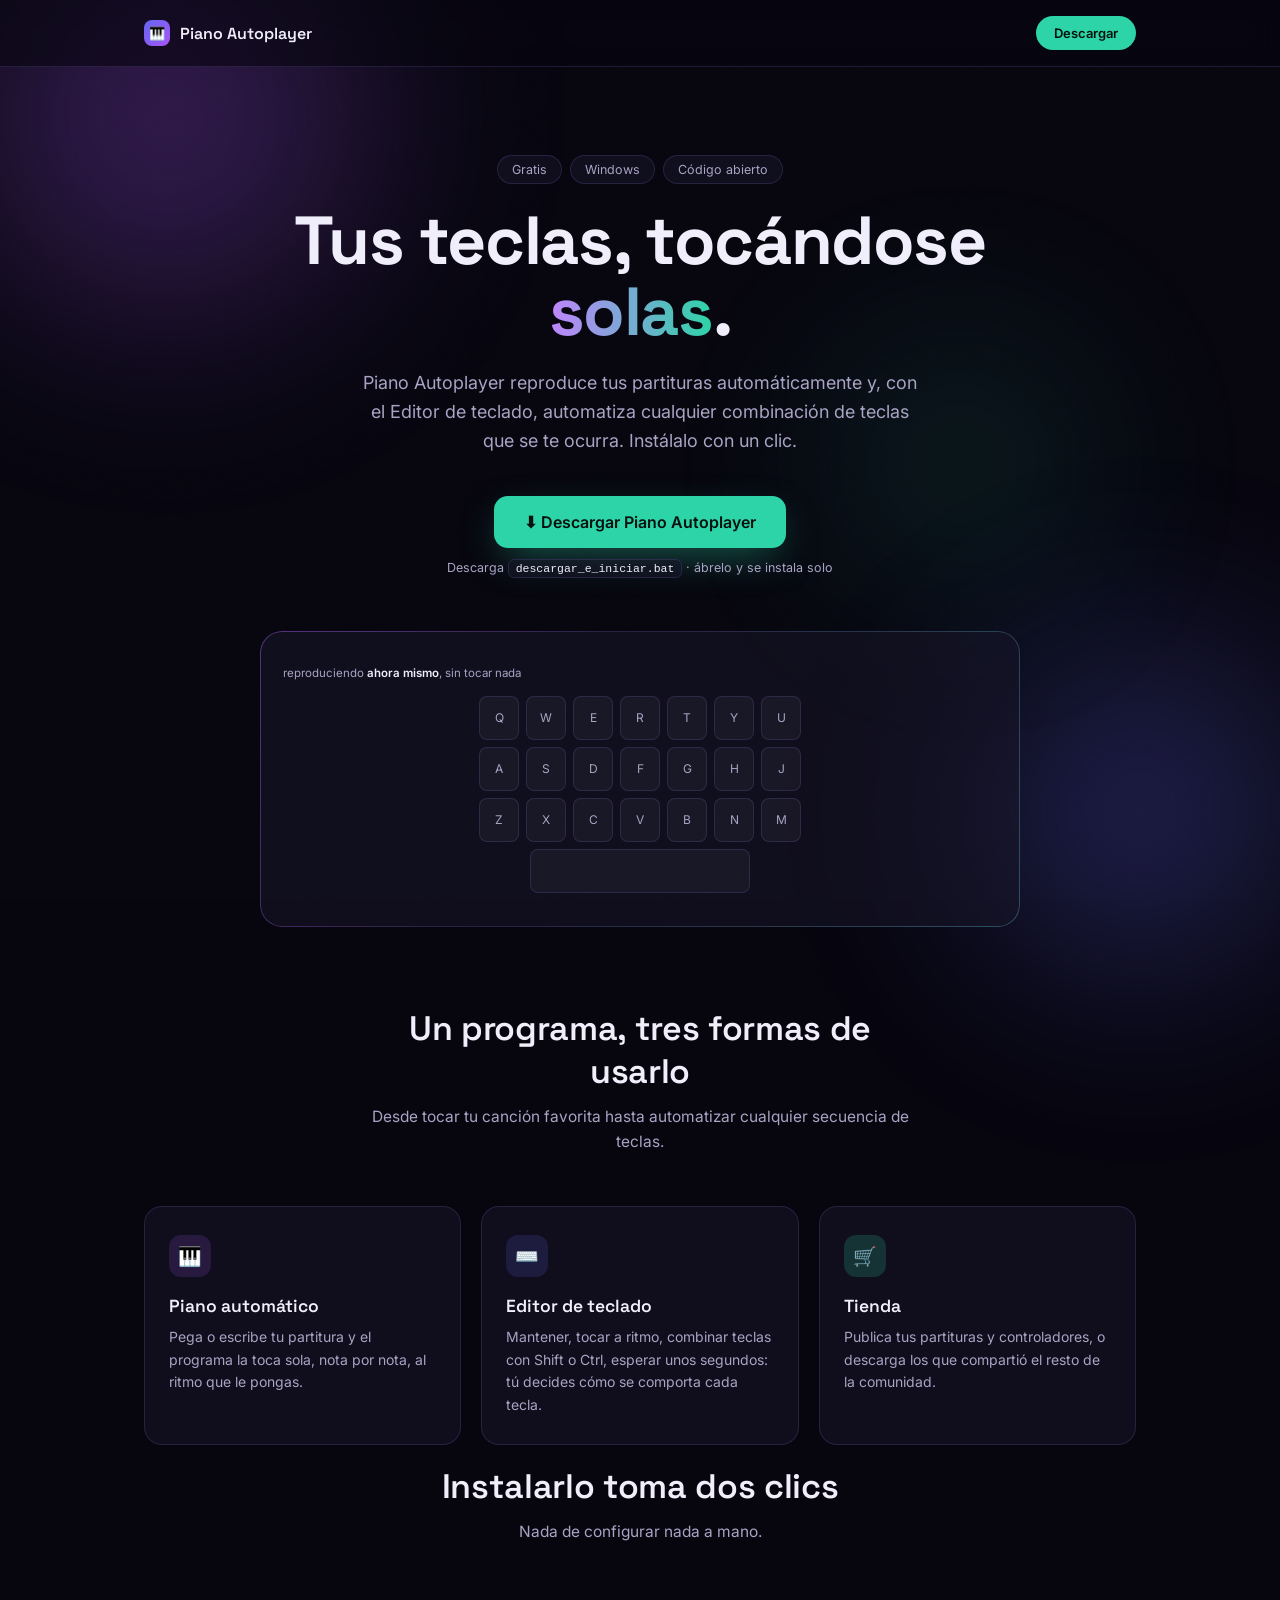
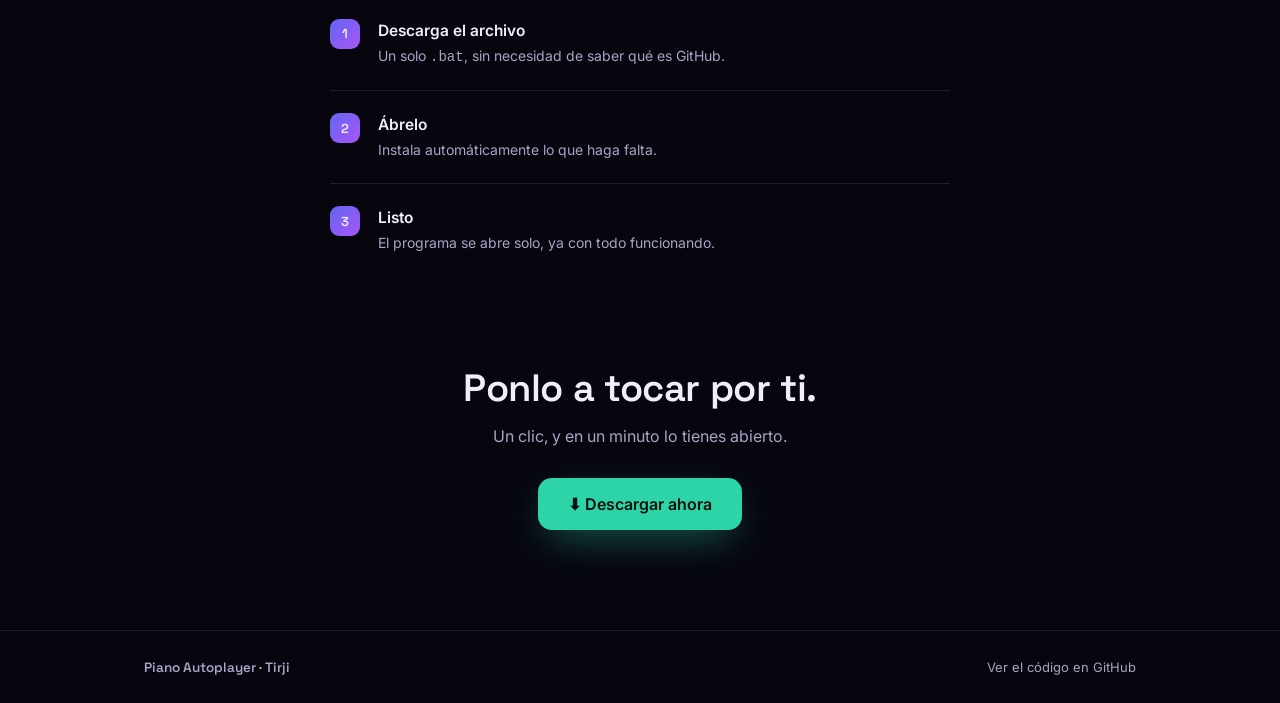
<file: docs/index.html>
<!DOCTYPE html>
<html lang="es">
<head>
<meta charset="UTF-8">
<meta name="viewport" content="width=device-width, initial-scale=1.0">
<title>Piano Autoplayer · Tirji</title>
<link rel="preconnect" href="https://fonts.googleapis.com">
<link rel="preconnect" href="https://fonts.gstatic.com" crossorigin>
<link href="https://fonts.googleapis.com/css2?family=Space+Grotesk:wght@400;500;600;700&family=Inter:wght@400;500;600&display=swap" rel="stylesheet">
<style>
  :root {
    --bg: #07060f;
    --bg2: #0b0917;
    --panel: rgba(24, 22, 41, .55);
    --panel-border: rgba(168, 130, 255, .16);
    --panel-hi: rgba(168, 130, 255, .35);
    --accent: #a855f7;
    --accent2: #6366f1;
    --accent-hover: #c084fc;
    --mint: #2dd4a7;
    --mint-dim: rgba(45, 212, 167, .18);
    --text: #f1eefb;
    --text-dim: #a9a3c4;
    --serif: 'Space Grotesk', sans-serif;
    --sans: 'Inter', sans-serif;
  }
  * { box-sizing: border-box; }
  html { scroll-behavior: smooth; }
  body {
    margin: 0;
    background: var(--bg);
    color: var(--text);
    font-family: var(--sans);
    overflow-x: hidden;
    -webkit-font-smoothing: antialiased;
  }

  /* ---------- fondo animado ---------- */
  .field { position: fixed; inset: 0; z-index: -2; background: var(--bg); }
  .blob {
    position: fixed; border-radius: 50%; filter: blur(90px); opacity: .38;
    z-index: -1; pointer-events: none;
  }
  .b1 { width: 46vw; height: 46vw; top: -14vw; left: -10vw; background: radial-gradient(circle, var(--accent), transparent 70%); animation: drift1 26s ease-in-out infinite; }
  .b2 { width: 38vw; height: 38vw; bottom: -12vw; right: -8vw; background: radial-gradient(circle, var(--accent2), transparent 70%); animation: drift2 32s ease-in-out infinite; }
  .b3 { width: 30vw; height: 30vw; top: 30vh; right: 10vw; background: radial-gradient(circle, var(--mint), transparent 72%); opacity: .16; animation: drift3 22s ease-in-out infinite; }
  @keyframes drift1 { 0%,100% { transform: translate(0,0) scale(1); } 50% { transform: translate(6vw, 8vh) scale(1.12); } }
  @keyframes drift2 { 0%,100% { transform: translate(0,0) scale(1); } 50% { transform: translate(-5vw, -6vh) scale(1.08); } }
  @keyframes drift3 { 0%,100% { transform: translate(0,0); } 50% { transform: translate(-4vw, 5vh); } }
  .grain {
    position: fixed; inset: 0; z-index: -1; pointer-events: none; opacity: .035; mix-blend-mode: overlay;
    background-image: url("data:image/svg+xml,%3Csvg xmlns='http://www.w3.org/2000/svg' width='120' height='120'%3E%3Cfilter id='n'%3E%3CfeTurbulence type='fractalNoise' baseFrequency='0.9' numOctaves='2' stitchTiles='stitch'/%3E%3C/filter%3E%3Crect width='100%25' height='100%25' filter='url(%23n)'/%3E%3C/svg%3E");
  }

  /* ---------- layout general ---------- */
  .wrap { max-width: 1040px; margin: 0 auto; padding: 0 24px; }
  section { padding: 96px 0; }

  nav {
    position: sticky; top: 0; z-index: 20;
    backdrop-filter: blur(14px);
    background: rgba(7,6,15,.6);
    border-bottom: 1px solid var(--panel-border);
  }
  nav .wrap { display: flex; align-items: center; justify-content: space-between; padding: 16px 24px; }
  .brand { display: flex; align-items: center; gap: 10px; font-family: var(--serif); font-weight: 600; font-size: 16px; }
  .brand-mark { width: 26px; height: 26px; border-radius: 8px; background: linear-gradient(135deg, var(--accent2), var(--accent)); display: flex; align-items: center; justify-content: center; font-size: 13px; }
  nav a.nav-cta {
    font-family: var(--sans); font-weight: 600; font-size: 13px; color: #07110d;
    background: var(--mint); padding: 9px 18px; border-radius: 999px; text-decoration: none;
    box-shadow: 0 0 0 0 rgba(45,212,167,.5);
  }
  nav a.nav-cta:hover { filter: brightness(1.06); }

  /* ---------- hero ---------- */
  .hero { padding: 88px 0 40px; text-align: center; }
  .eyebrow-row { display: flex; justify-content: center; gap: 8px; margin-bottom: 22px; }
  .eyebrow {
    font-size: 12.5px; color: var(--text-dim); border: 1px solid var(--panel-border);
    background: var(--panel); padding: 6px 14px; border-radius: 999px;
  }
  h1 {
    font-family: var(--serif); font-weight: 700; letter-spacing: -0.02em;
    font-size: clamp(38px, 6vw, 68px); line-height: 1.04; margin: 0 auto 22px; max-width: 780px;
  }
  h1 .glow { background: linear-gradient(90deg, var(--accent-hover), var(--mint)); -webkit-background-clip: text; background-clip: text; color: transparent; }
  .lede { font-size: 18px; color: var(--text-dim); max-width: 560px; margin: 0 auto 40px; line-height: 1.6; }

  .cta-row { display: flex; flex-direction: column; align-items: center; gap: 12px; margin-bottom: 8px; }
  .cta-main {
    display: inline-flex; align-items: center; gap: 10px;
    font-family: var(--sans); font-weight: 600; font-size: 16px; color: #07110d;
    background: var(--mint); padding: 16px 30px; border-radius: 14px; text-decoration: none;
    box-shadow: 0 14px 40px -12px rgba(45,212,167,.55);
    transition: transform .18s ease, box-shadow .18s ease;
  }
  .cta-main:hover { transform: translateY(-2px); box-shadow: 0 18px 46px -10px rgba(45,212,167,.65); }
  .cta-note { font-size: 12.5px; color: var(--text-dim); }
  .cta-note code { background: var(--panel); border: 1px solid var(--panel-border); padding: 2px 7px; border-radius: 6px; color: var(--text); font-size: 11.5px; }

  /* ---------- teclado animado ---------- */
  .keyboard-stage {
    margin: 56px auto 0; max-width: 760px;
    padding: 34px 22px 26px;
    background: var(--panel); border: 1px solid var(--panel-border); border-radius: 22px;
    position: relative;
  }
  .keyboard-stage::before {
    content: ""; position: absolute; inset: -1px; border-radius: 22px; padding: 1px;
    background: linear-gradient(120deg, rgba(168,85,247,.35), transparent 40%, rgba(45,212,167,.25));
    -webkit-mask: linear-gradient(#000 0 0) content-box, linear-gradient(#000 0 0);
    -webkit-mask-composite: xor; mask-composite: exclude; pointer-events: none;
  }
  .kb-label { font-size: 11.5px; color: var(--text-dim); text-align: left; margin-bottom: 16px; font-family: var(--sans); }
  .kb-label b { color: var(--text); font-weight: 600; }
  .kb-row { display: flex; justify-content: center; gap: 7px; margin-bottom: 7px; }
  .key {
    width: 40px; height: 44px; border-radius: 8px;
    background: rgba(255,255,255,.04); border: 1px solid var(--panel-border);
    display: flex; align-items: center; justify-content: center;
    font-family: var(--sans); font-size: 12px; color: var(--text-dim);
    transition: transform .1s ease, background .15s ease, border-color .15s ease, color .15s ease, box-shadow .15s ease;
  }
  .key.wide { width: 60px; }
  .key.active {
    transform: translateY(3px);
    background: linear-gradient(160deg, var(--accent-hover), var(--accent2));
    border-color: transparent; color: #fff;
    box-shadow: 0 0 22px -2px rgba(168,85,247,.75), 0 0 0 3px rgba(168,85,247,.14);
  }
  .key.active.mint {
    background: linear-gradient(160deg, #6bf0cb, var(--mint));
    box-shadow: 0 0 22px -2px rgba(45,212,167,.7), 0 0 0 3px rgba(45,212,167,.14);
  }
  @media (max-width: 640px) {
    .key { width: 26px; height: 34px; font-size: 10px; }
    .key.wide { width: 40px; }
    .kb-row { gap: 4px; }
  }

  /* ---------- features ---------- */
  .features { padding-top: 40px; }
  .section-head { text-align: center; max-width: 560px; margin: 0 auto 52px; }
  .section-head h2 { font-family: var(--serif); font-size: clamp(26px, 3.4vw, 34px); font-weight: 600; margin: 0 0 12px; letter-spacing: -.01em; }
  .section-head p { color: var(--text-dim); font-size: 15.5px; line-height: 1.6; margin: 0; }

  .feature-grid { display: grid; grid-template-columns: repeat(3, 1fr); gap: 20px; }
  @media (max-width: 820px) { .feature-grid { grid-template-columns: 1fr; } }
  .feature {
    background: var(--panel); border: 1px solid var(--panel-border); border-radius: 18px;
    padding: 28px 24px; text-align: left;
  }
  .feature .ico {
    width: 42px; height: 42px; border-radius: 12px; display: flex; align-items: center; justify-content: center;
    font-size: 19px; margin-bottom: 18px;
  }
  .feature:nth-child(1) .ico { background: rgba(168,85,247,.16); }
  .feature:nth-child(2) .ico { background: rgba(99,102,241,.16); }
  .feature:nth-child(3) .ico { background: var(--mint-dim); }
  .feature h3 { font-family: var(--serif); font-size: 17.5px; font-weight: 600; margin: 0 0 9px; }
  .feature p { color: var(--text-dim); font-size: 14px; line-height: 1.6; margin: 0; }

  /* ---------- pasos ---------- */
  .steps { padding-top: 20px; }
  .steps-list { display: flex; flex-direction: column; gap: 0; max-width: 620px; margin: 0 auto; }
  .step { display: flex; gap: 18px; padding: 22px 0; border-bottom: 1px solid var(--panel-border); }
  .step:last-child { border-bottom: none; }
  .step .n {
    flex: none; width: 30px; height: 30px; border-radius: 9px; display: flex; align-items: center; justify-content: center;
    font-family: var(--serif); font-size: 13px; font-weight: 600; color: var(--text);
    background: linear-gradient(135deg, var(--accent2), var(--accent));
  }
  .step .t h4 { margin: 2px 0 5px; font-size: 15.5px; font-weight: 600; }
  .step .t p { margin: 0; color: var(--text-dim); font-size: 14px; line-height: 1.55; }

  /* ---------- cta final ---------- */
  .final-cta { text-align: center; padding: 88px 0 100px; }
  .final-cta h2 { font-family: var(--serif); font-size: clamp(26px, 4vw, 38px); font-weight: 600; margin: 0 0 14px; letter-spacing: -.01em; }
  .final-cta p { color: var(--text-dim); margin: 0 0 32px; }

  footer { border-top: 1px solid var(--panel-border); padding: 28px 0; }
  footer .wrap { display: flex; justify-content: space-between; align-items: center; flex-wrap: wrap; gap: 12px; }
  footer .fbrand { font-family: var(--serif); font-weight: 600; font-size: 13.5px; color: var(--text-dim); }
  footer a { color: var(--text-dim); font-size: 13px; text-decoration: none; }
  footer a:hover { color: var(--text); }
</style>
</head>
<body>

<div class="field"></div>
<div class="blob b1"></div>
<div class="blob b2"></div>
<div class="blob b3"></div>
<div class="grain"></div>

<nav>
  <div class="wrap">
    <div class="brand"><span class="brand-mark">🎹</span> Piano Autoplayer</div>
    <a class="nav-cta" href="#descargar">Descargar</a>
  </div>
</nav>

<header class="hero wrap">
  <div class="eyebrow-row">
    <span class="eyebrow">Gratis</span>
    <span class="eyebrow">Windows</span>
    <span class="eyebrow">Código abierto</span>
  </div>
  <h1>Tus teclas, tocándose <span class="glow">solas</span>.</h1>
  <p class="lede">
    Piano Autoplayer reproduce tus partituras automáticamente y, con el
    Editor de teclado, automatiza cualquier combinación de teclas que
    se te ocurra. Instálalo con un clic.
  </p>

  <div class="cta-row" id="descargar">
    <a class="cta-main" href="https://github.com/GTCruzV/piano-sheets/releases/latest/download/descargar_e_iniciar.bat">
      ⬇ Descargar Piano Autoplayer
    </a>
    <span class="cta-note">Descarga <code>descargar_e_iniciar.bat</code> · ábrelo y se instala solo</span>
  </div>

  <div class="keyboard-stage">
    <div class="kb-label">reproduciendo <b>ahora mismo</b>, sin tocar nada</div>
    <div id="kbGrid"></div>
  </div>
</header>

<section class="features wrap">
  <div class="section-head">
    <h2>Un programa, tres formas de usarlo</h2>
    <p>Desde tocar tu canción favorita hasta automatizar cualquier secuencia de teclas.</p>
  </div>
  <div class="feature-grid">
    <div class="feature">
      <div class="ico">🎹</div>
      <h3>Piano automático</h3>
      <p>Pega o escribe tu partitura y el programa la toca sola, nota por nota, al ritmo que le pongas.</p>
    </div>
    <div class="feature">
      <div class="ico">⌨️</div>
      <h3>Editor de teclado</h3>
      <p>Mantener, tocar a ritmo, combinar teclas con Shift o Ctrl, esperar unos segundos: tú decides cómo se comporta cada tecla.</p>
    </div>
    <div class="feature">
      <div class="ico">🛒</div>
      <h3>Tienda</h3>
      <p>Publica tus partituras y controladores, o descarga los que compartió el resto de la comunidad.</p>
    </div>
  </div>
</section>

<section class="steps wrap">
  <div class="section-head">
    <h2>Instalarlo toma dos clics</h2>
    <p>Nada de configurar nada a mano.</p>
  </div>
  <div class="steps-list">
    <div class="step">
      <div class="n">1</div>
      <div class="t"><h4>Descarga el archivo</h4><p>Un solo <code>.bat</code>, sin necesidad de saber qué es GitHub.</p></div>
    </div>
    <div class="step">
      <div class="n">2</div>
      <div class="t"><h4>Ábrelo</h4><p>Instala automáticamente lo que haga falta.</p></div>
    </div>
    <div class="step">
      <div class="n">3</div>
      <div class="t"><h4>Listo</h4><p>El programa se abre solo, ya con todo funcionando.</p></div>
    </div>
  </div>
</section>

<section class="final-cta wrap">
  <h2>Ponlo a tocar por ti.</h2>
  <p>Un clic, y en un minuto lo tienes abierto.</p>
  <a class="cta-main" href="https://github.com/GTCruzV/piano-sheets/releases/latest/download/descargar_e_iniciar.bat">
    ⬇ Descargar ahora
  </a>
</section>

<footer>
  <div class="wrap">
    <span class="fbrand">Piano Autoplayer · Tirji</span>
    <a href="https://github.com/GTCruzV/piano-sheets" target="_blank" rel="noopener">Ver el código en GitHub</a>
  </div>
</footer>

<script>
  // Teclado que "se toca solo": una secuencia de teclas se ilumina en bucle,
  // como si el propio programa estuviera reproduciendo algo.
  const rows = [
    ["Q","W","E","R","T","Y","U"],
    ["A","S","D","F","G","H","J"],
    ["Z","X","C","V","B","N","M"],
  ];
  const grid = document.getElementById('kbGrid');
  const keyEls = {};
  rows.forEach(row => {
    const rowEl = document.createElement('div');
    rowEl.className = 'kb-row';
    row.forEach(k => {
      const el = document.createElement('div');
      el.className = 'key';
      el.textContent = k;
      rowEl.appendChild(el);
      keyEls[k] = el;
    });
    grid.appendChild(rowEl);
  });
  // fila de espaciadora, decorativa
  const spaceRow = document.createElement('div');
  spaceRow.className = 'kb-row';
  const space = document.createElement('div');
  space.className = 'key wide';
  space.style.width = '220px';
  space.textContent = '';
  spaceRow.appendChild(space);
  grid.appendChild(spaceRow);
  keyEls[' '] = space;

  // "melodía" de teclas a iluminar, con su duración en ms
  const sequence = [
    ['Q',260],['W',260],['E',260],['Q',180],['E',180],['T',340],
    [' ',200],
    ['A',260],['S',260],['D',260],['F',420],
    ['G',220],['F',220],['D',220],['S',420],
    [' ',260],
    ['Z',220],['X',220],['C',220],['V',420],
    ['H',260],['J',260],['U',260],['Y',420],
  ];

  let i = 0;
  let mintToggle = 0;
  function tick() {
    const [key, dur] = sequence[i % sequence.length];
    const el = keyEls[key];
    if (el) {
      mintToggle++;
      el.classList.add('active');
      if (mintToggle % 3 === 0) el.classList.add('mint');
      setTimeout(() => { el.classList.remove('active', 'mint'); }, Math.max(90, dur - 60));
    }
    i++;
    setTimeout(tick, dur);
  }
  // respeta a quien prefiere menos movimiento
  const reduceMotion = window.matchMedia('(prefers-reduced-motion: reduce)').matches;
  if (!reduceMotion) tick();
</script>

</body>
</html>
</file>
